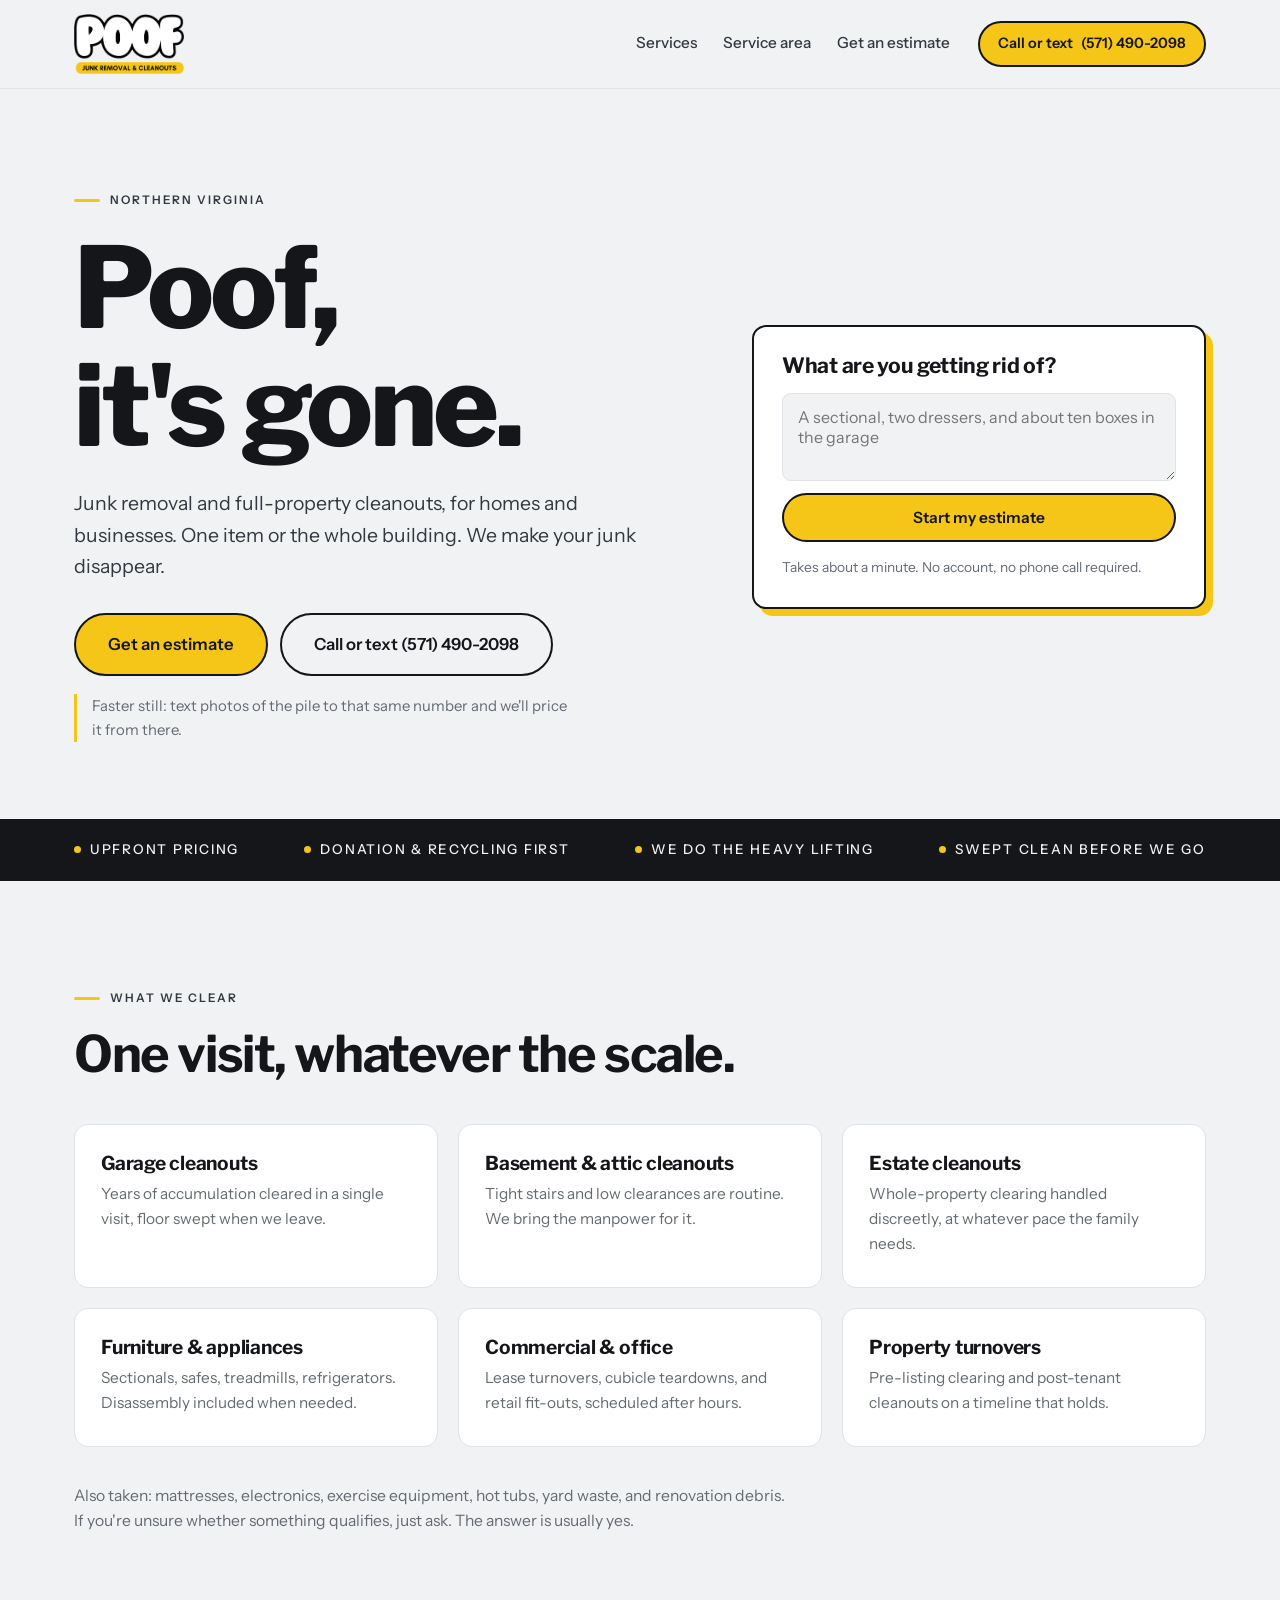
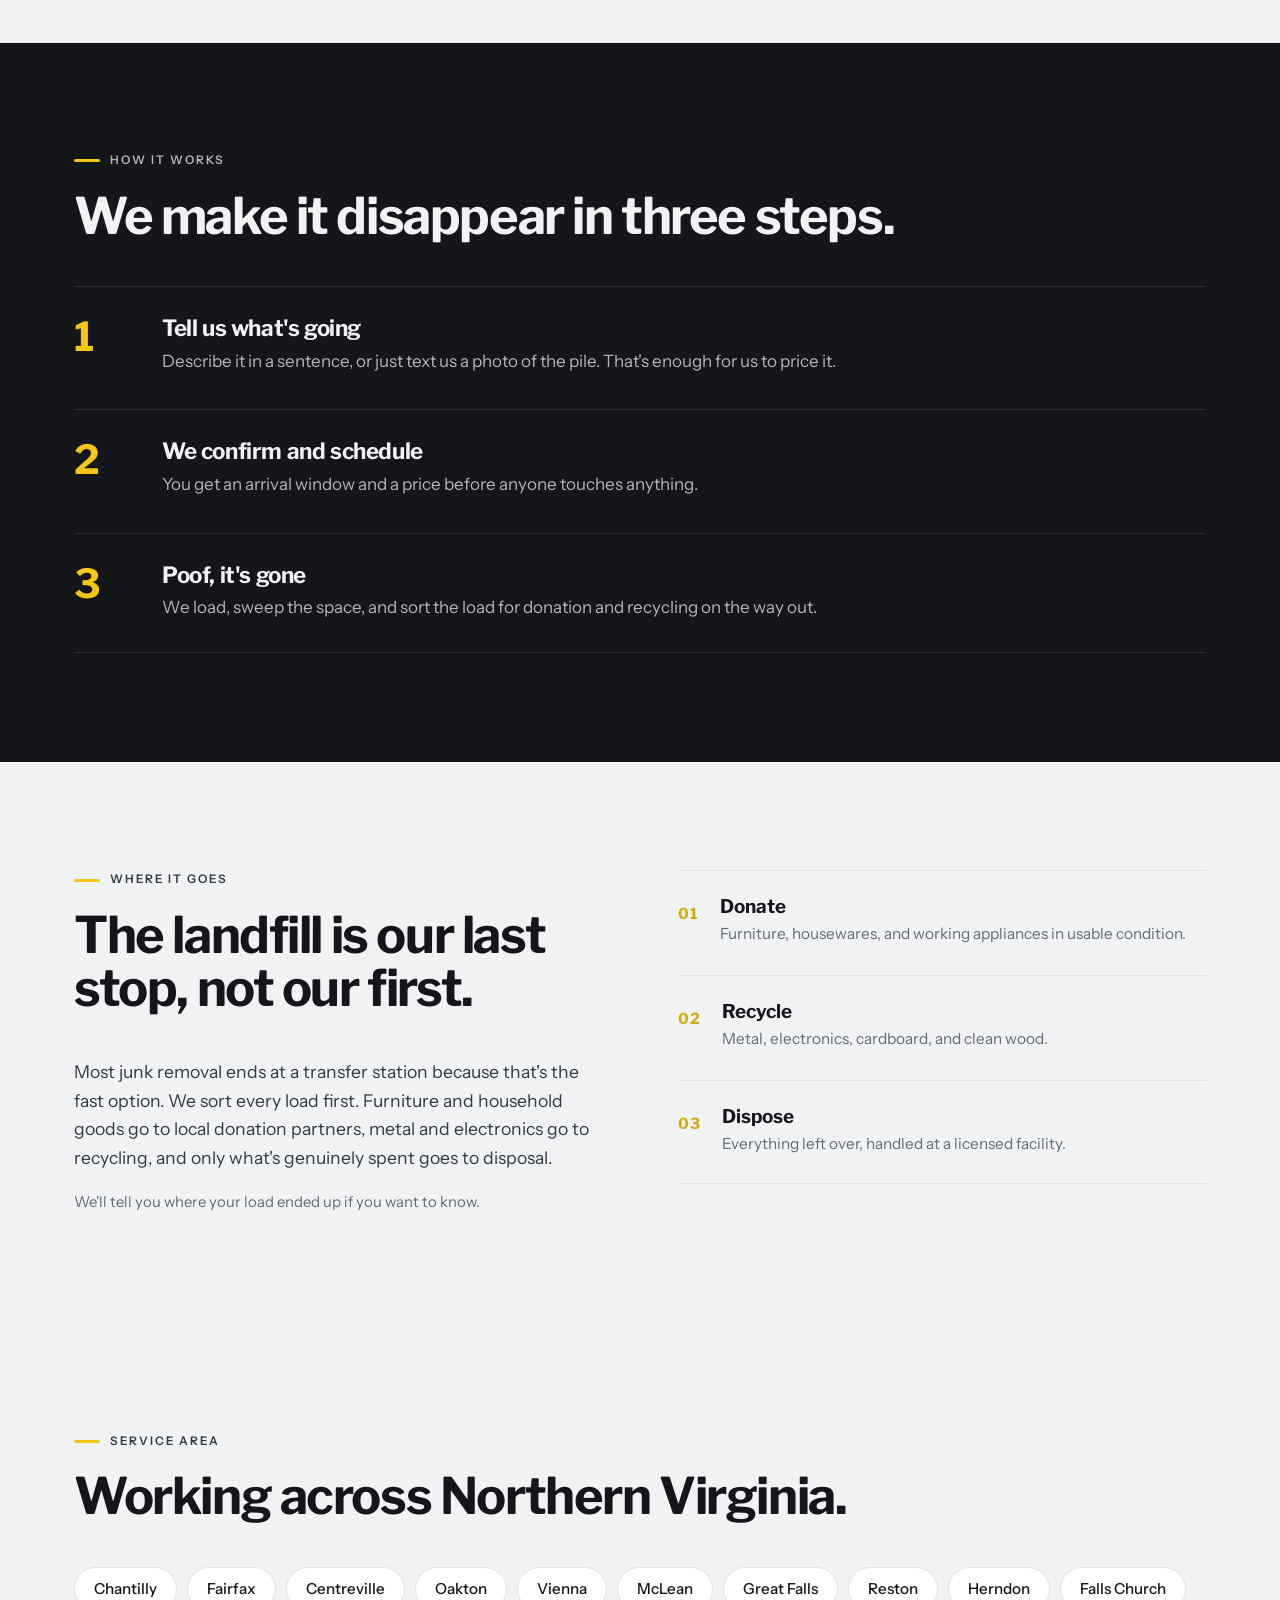
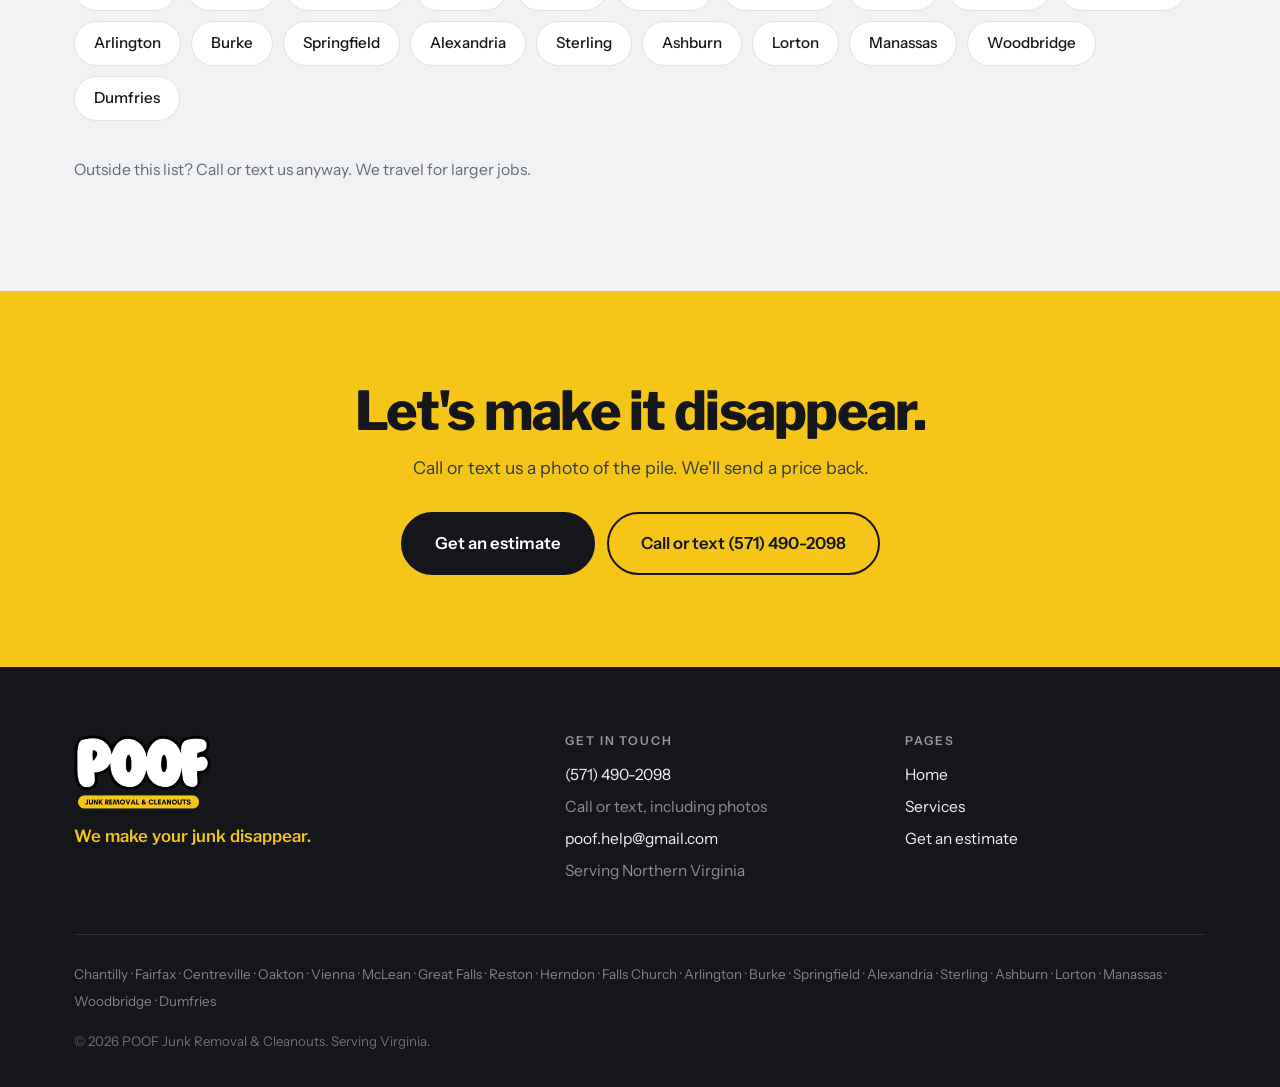
<file: index.html>
<!DOCTYPE html>
<html lang="en" class="">
<head>
<meta charset="utf-8">
<meta name="viewport" content="width=device-width, initial-scale=1">
<title>POOF Junk Removal &amp; Cleanouts | Northern Virginia</title>
<meta name="description" content="Premium junk removal and cleanouts across Northern Virginia. Garages, basements, estates, and commercial properties. Donation and recycling first.">
<link rel="preconnect" href="https://fonts.googleapis.com">
<link rel="preconnect" href="https://fonts.gstatic.com" crossorigin>
<link href="https://fonts.googleapis.com/css2?family=Libre+Franklin:wght@600;700;800&family=Instrument+Sans:wght@400;500;600&display=swap" rel="stylesheet">
<link rel="stylesheet" href="style.css?v=1785953068">
</head>
<body>
<a class="skip" href="#main">Skip to content</a>
<header class="nav">
  <div class="wrap nav__in">
    <a class="nav__logo" href="index.html"><img class="logo logo--nav" src="assets/logo-nav-lockup.png?v=1785953068" alt="POOF Junk Removal & Cleanouts" width="1031" height="560"></a>
    <nav aria-label="Main">
      <a href="index.html#services">Services</a>
      <a href="index.html#area">Service area</a>
      <a href="estimate.html">Get an estimate</a>
    </nav>
    <a class="btn btn--sm nav__call" href="tel:+15714902098"><span class="nav__call-label">Call or text</span> (571) 490-2098</a>
  </div>
</header>

<main id="main">

  <section class="hero">
    <div class="wrap hero__in">
      <div class="hero__copy">
        <p class="eyebrow">Northern Virginia</p>
        <h1 class="hero__h1">Poof,<br>it's gone.</h1>
        <p class="hero__sub">
          Junk removal and full-property cleanouts, for homes and businesses.
          One item or the whole building. We make your junk disappear.
        </p>
        <div class="hero__cta">
          <a class="btn btn--lg" href="estimate.html">Get an estimate</a>
          <a class="btn btn--ghost btn--lg" href="tel:+15714902098">Call or text (571) 490-2098</a>
        </div>
        <p class="hero__text-note">
          Faster still: text photos of the pile to that same number and we'll
          price it from there.
        </p>
      </div>

      <aside class="starter" aria-labelledby="starter-h">
        <h2 class="starter__h" id="starter-h">What are you getting rid of?</h2>
        <form class="starter__form" action="estimate.html" method="get">
          <label class="sr" for="startq">Describe what needs to go</label>
          <textarea id="startq" name="q" rows="3"
            placeholder="A sectional, two dressers, and about ten boxes in the garage"></textarea>
          <button class="btn btn--full" type="submit">Start my estimate</button>
        </form>
        <p class="starter__note">Takes about a minute. No account, no phone call required.</p>
      </aside>
    </div>
  </section>

  <section class="band">
    <div class="wrap band__in">
      <p>Upfront pricing</p>
      <p>Donation &amp; recycling first</p>
      <p>We do the heavy lifting</p>
      <p>Swept clean before we go</p>
    </div>
  </section>

  <section class="sec" id="services">
    <div class="wrap">
      <p class="eyebrow">What we clear</p>
      <h2 class="sec__h">One visit, whatever the scale.</h2>
      <div class="grid">
      <article class="card">
        <h3>Garage cleanouts</h3>
        <p>Years of accumulation cleared in a single visit, floor swept when we leave.</p>
      </article>
      <article class="card">
        <h3>Basement &amp; attic cleanouts</h3>
        <p>Tight stairs and low clearances are routine. We bring the manpower for it.</p>
      </article>
      <article class="card">
        <h3>Estate cleanouts</h3>
        <p>Whole-property clearing handled discreetly, at whatever pace the family needs.</p>
      </article>
      <article class="card">
        <h3>Furniture &amp; appliances</h3>
        <p>Sectionals, safes, treadmills, refrigerators. Disassembly included when needed.</p>
      </article>
      <article class="card">
        <h3>Commercial &amp; office</h3>
        <p>Lease turnovers, cubicle teardowns, and retail fit-outs, scheduled after hours.</p>
      </article>
      <article class="card">
        <h3>Property turnovers</h3>
        <p>Pre-listing clearing and post-tenant cleanouts on a timeline that holds.</p>
      </article>
      </div>
      <p class="sec__foot">
        Also taken: mattresses, electronics, exercise equipment, hot tubs, yard
        waste, and renovation debris. If you're unsure whether something
        qualifies, just ask. The answer is usually yes.
      </p>
    </div>
  </section>

  <section class="sec sec--dark" id="how">
    <div class="wrap">
      <p class="eyebrow">How it works</p>
      <h2 class="sec__h">We make it disappear in three steps.</h2>
      <ol class="steps">
      <li class="step">
        <span class="step__n">1</span>
        <div>
          <h3>Tell us what's going</h3>
          <p>Describe it in a sentence, or just text us a photo of the pile. That's enough for us to price it.</p>
        </div>
      </li>
      <li class="step">
        <span class="step__n">2</span>
        <div>
          <h3>We confirm and schedule</h3>
          <p>You get an arrival window and a price before anyone touches anything.</p>
        </div>
      </li>
      <li class="step">
        <span class="step__n">3</span>
        <div>
          <h3>Poof, it's gone</h3>
          <p>We load, sweep the space, and sort the load for donation and recycling on the way out.</p>
        </div>
      </li>
      </ol>
    </div>
  </section>

  <section class="sec split" id="where">
    <div class="wrap split__in">
      <div>
        <p class="eyebrow">Where it goes</p>
        <h2 class="sec__h">The landfill is our last stop, not our first.</h2>
        <p class="lede">
          Most junk removal ends at a transfer station because that's the fast
          option. We sort every load first. Furniture and household goods go to
          local donation partners, metal and electronics go to recycling, and
          only what's genuinely spent goes to disposal.
        </p>
        <p class="muted">
          We'll tell you where your load ended up if you want to know.
        </p>
      </div>
      <ul class="routes">
        <li><span>01</span><div><h3>Donate</h3><p>Furniture, housewares, and working appliances in usable condition.</p></div></li>
        <li><span>02</span><div><h3>Recycle</h3><p>Metal, electronics, cardboard, and clean wood.</p></div></li>
        <li><span>03</span><div><h3>Dispose</h3><p>Everything left over, handled at a licensed facility.</p></div></li>
      </ul>
    </div>
  </section>

  <section class="sec" id="area">
    <div class="wrap">
      <p class="eyebrow">Service area</p>
      <h2 class="sec__h">Working across Northern Virginia.</h2>
      <ul class="areas">
        <li>Chantilly</li>
        <li>Fairfax</li>
        <li>Centreville</li>
        <li>Oakton</li>
        <li>Vienna</li>
        <li>McLean</li>
        <li>Great Falls</li>
        <li>Reston</li>
        <li>Herndon</li>
        <li>Falls Church</li>
        <li>Arlington</li>
        <li>Burke</li>
        <li>Springfield</li>
        <li>Alexandria</li>
        <li>Sterling</li>
        <li>Ashburn</li>
        <li>Lorton</li>
        <li>Manassas</li>
        <li>Woodbridge</li>
        <li>Dumfries</li>
      </ul>
      <p class="sec__foot">
        Outside this list? Call or text us anyway. We travel for larger jobs.
      </p>
    </div>
  </section>

  <section class="cta">
    <div class="wrap cta__in">
      <h2>Let's make it disappear.</h2>
      <p>Call or text us a photo of the pile. We'll send a price back.</p>
      <div class="cta__btns">
        <a class="btn btn--dark btn--lg" href="estimate.html">Get an estimate</a>
        <a class="btn btn--ghost-dark btn--lg" href="tel:+15714902098">Call or text (571) 490-2098</a>
      </div>
    </div>
  </section>

</main>
<footer class="foot">
  <div class="wrap">
    <div class="foot__top">
      <div class="foot__brand">
        <img class="logo logo--foot" src="assets/logo-lockup.png?v=1785953068" alt="POOF Junk Removal & Cleanouts" width="963" height="520">
        <p class="foot__tag">We make your junk disappear.</p>
      </div>
      <div class="foot__col">
        <h3>Get in touch</h3>
        <p><a href="tel:+15714902098">(571) 490-2098</a></p>
        <p class="muted">Call or text, including photos</p>
        <p><a href="mailto:poof.help@gmail.com">poof.help@gmail.com</a></p>
        <p class="muted">Serving Northern Virginia</p>
      </div>
      <div class="foot__col">
        <h3>Pages</h3>
        <p><a href="index.html">Home</a></p>
        <p><a href="index.html#services">Services</a></p>
        <p><a href="estimate.html">Get an estimate</a></p>
      </div>
    </div>
    <p class="foot__areas">Chantilly &middot; Fairfax &middot; Centreville &middot; Oakton &middot; Vienna &middot; McLean &middot; Great Falls &middot; Reston &middot; Herndon &middot; Falls Church &middot; Arlington &middot; Burke &middot; Springfield &middot; Alexandria &middot; Sterling &middot; Ashburn &middot; Lorton &middot; Manassas &middot; Woodbridge &middot; Dumfries</p>
    <p class="foot__legal">&copy; 2026 POOF Junk Removal & Cleanouts. Serving Virginia.</p>
  </div>
</footer>
<script src="app.js?v=1785953068"></script>
</body>
</html>
</file>
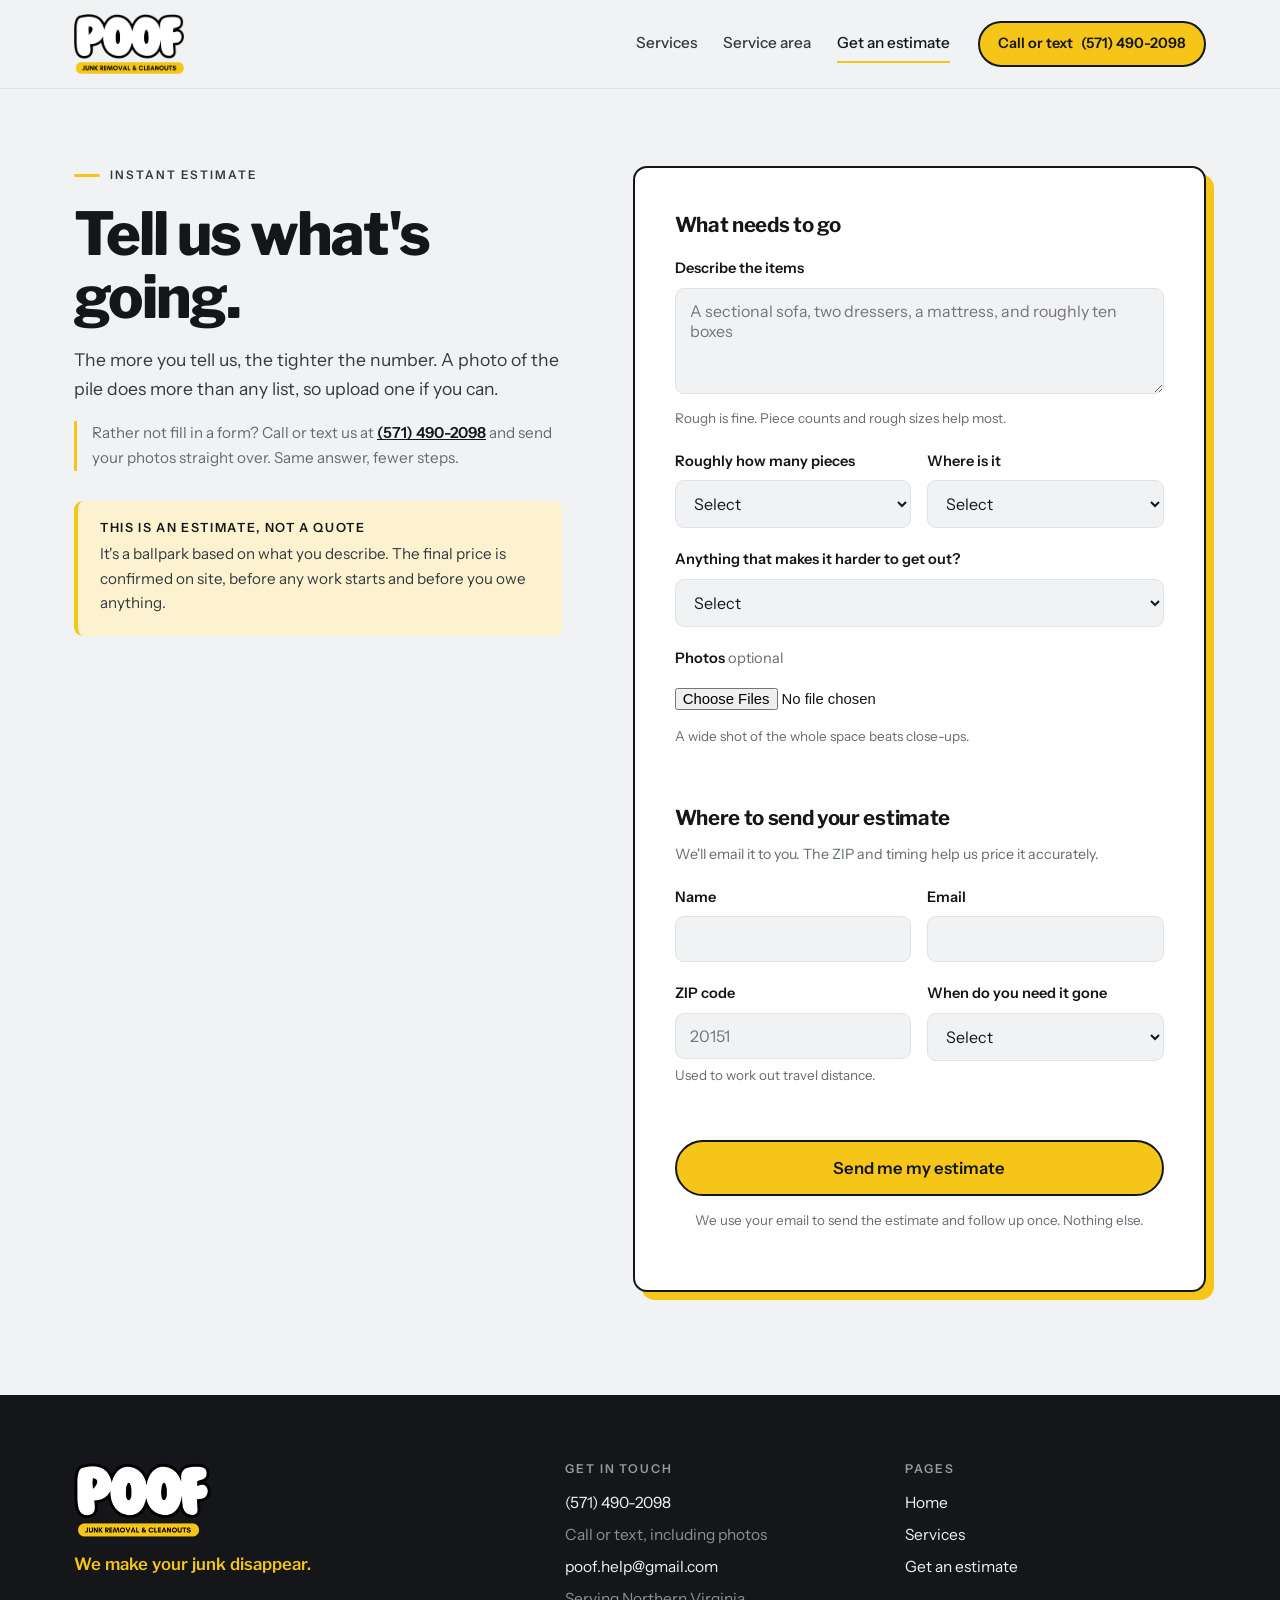
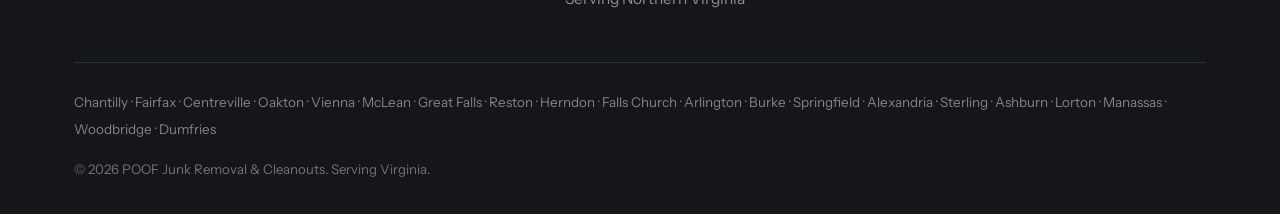
<file: estimate.html>
<!DOCTYPE html>
<html lang="en" class="page-estimate">
<head>
<meta charset="utf-8">
<meta name="viewport" content="width=device-width, initial-scale=1">
<title>Get an estimate | POOF Junk Removal &amp; Cleanouts</title>
<meta name="description" content="Describe what needs to go and get a ballpark estimate for junk removal in Northern Virginia.">
<link rel="preconnect" href="https://fonts.googleapis.com">
<link rel="preconnect" href="https://fonts.gstatic.com" crossorigin>
<link href="https://fonts.googleapis.com/css2?family=Libre+Franklin:wght@600;700;800&family=Instrument+Sans:wght@400;500;600&display=swap" rel="stylesheet">
<link rel="stylesheet" href="style.css?v=1785953068">
</head>
<body>
<a class="skip" href="#main">Skip to content</a>
<header class="nav">
  <div class="wrap nav__in">
    <a class="nav__logo" href="index.html"><img class="logo logo--nav" src="assets/logo-nav-lockup.png?v=1785953068" alt="POOF Junk Removal & Cleanouts" width="1031" height="560"></a>
    <nav aria-label="Main">
      <a href="index.html#services">Services</a>
      <a href="index.html#area">Service area</a>
      <a href="estimate.html" class="on">Get an estimate</a>
    </nav>
    <a class="btn btn--sm nav__call" href="tel:+15714902098"><span class="nav__call-label">Call or text</span> (571) 490-2098</a>
  </div>
</header>

<main id="main">
  <section class="est">
    <div class="wrap est__in">

      <div class="est__intro">
        <p class="eyebrow">Instant estimate</p>
        <h1 class="est__h1">Tell us what's going.</h1>
        <p class="lede">
          The more you tell us, the tighter the number. A photo of the pile
          does more than any list, so upload one if you can.
        </p>
        <p class="est__text-alt">
          Rather not fill in a form? Call or text us at
          <a href="tel:+15714902098">(571) 490-2098</a> and send your
          photos straight over. Same answer, fewer steps.
        </p>
        <div class="notice">
          <h2>This is an estimate, not a quote</h2>
          <p>
            It's a ballpark based on what you describe. The final price is
            confirmed on site, before any work starts and before you owe
            anything.
          </p>
        </div>
      </div>

      <form class="est__form" id="estimate-form" novalidate>

        <fieldset>
          <legend>What needs to go</legend>

          <div class="field">
            <label for="items">Describe the items</label>
            <textarea id="items" name="items" rows="4" required
              placeholder="A sectional sofa, two dressers, a mattress, and roughly ten boxes"></textarea>
            <p class="hint">Rough is fine. Piece counts and rough sizes help most.</p>
          </div>

          <div class="row">
            <div class="field">
              <label for="pieces">Roughly how many pieces</label>
              <select id="pieces" name="pieces">
                <option value="">Select</option>
                <option>1-3 items</option>
                <option>4-10 items</option>
                <option>11-25 items</option>
                <option>26+ items</option>
                <option>Full room or more</option>
                <option>Whole property</option>
              </select>
            </div>
            <div class="field">
              <label for="space">Where is it</label>
              <select id="space" name="space">
                <option value="">Select</option>
                <option>Garage</option>
                <option>Basement</option>
                <option>Attic</option>
                <option>Single room</option>
                <option>Whole house</option>
                <option>Yard or driveway</option>
                <option>Office or commercial space</option>
              </select>
            </div>
          </div>

          <div class="field">
            <label for="access">Anything that makes it harder to get out?</label>
            <select id="access" name="access">
              <option value="">Select</option>
              <option>Ground floor, easy access</option>
              <option>Stairs involved</option>
              <option>Long carry to the truck</option>
              <option>Needs disassembly</option>
              <option>Elevator building</option>
            </select>
          </div>

          <div class="field">
            <label for="photos">Photos <span class="opt">optional</span></label>
            <input type="file" id="photos" name="photos" accept="image/*" multiple>
            <p class="hint">A wide shot of the whole space beats close-ups.</p>
          </div>
        </fieldset>

        <fieldset>
          <legend>Where to send your estimate</legend>
          <p class="legend-note">
            We'll email it to you. The ZIP and timing help us price it accurately.
          </p>
          <div class="row">
            <div class="field">
              <label for="name">Name</label>
              <input type="text" id="name" name="name" autocomplete="name">
            </div>
            <div class="field">
              <label for="email">Email</label>
              <input type="email" id="email" name="email" autocomplete="email" required>
            </div>
          </div>
          <div class="row">
            <div class="field">
              <label for="zip">ZIP code</label>
              <input type="text" id="zip" name="zip" inputmode="numeric"
                     maxlength="5" placeholder="20151" autocomplete="postal-code">
              <p class="hint">Used to work out travel distance.</p>
            </div>
            <div class="field">
              <label for="when">When do you need it gone</label>
              <select id="when" name="when">
                <option value="">Select</option>
                <option>As soon as possible</option>
                <option>This week</option>
                <option>Next week</option>
                <option>Just planning ahead</option>
              </select>
            </div>
          </div>
        </fieldset>

        <button class="btn btn--lg btn--full" type="submit">Send me my estimate</button>
        <p class="est__fine">
          We use your email to send the estimate and follow up once. Nothing else.
        </p>

        <div class="status" id="form-status" role="status" aria-live="polite"></div>
      </form>

    </div>
  </section>
</main>
<footer class="foot">
  <div class="wrap">
    <div class="foot__top">
      <div class="foot__brand">
        <img class="logo logo--foot" src="assets/logo-lockup.png?v=1785953068" alt="POOF Junk Removal & Cleanouts" width="963" height="520">
        <p class="foot__tag">We make your junk disappear.</p>
      </div>
      <div class="foot__col">
        <h3>Get in touch</h3>
        <p><a href="tel:+15714902098">(571) 490-2098</a></p>
        <p class="muted">Call or text, including photos</p>
        <p><a href="mailto:poof.help@gmail.com">poof.help@gmail.com</a></p>
        <p class="muted">Serving Northern Virginia</p>
      </div>
      <div class="foot__col">
        <h3>Pages</h3>
        <p><a href="index.html">Home</a></p>
        <p><a href="index.html#services">Services</a></p>
        <p><a href="estimate.html">Get an estimate</a></p>
      </div>
    </div>
    <p class="foot__areas">Chantilly &middot; Fairfax &middot; Centreville &middot; Oakton &middot; Vienna &middot; McLean &middot; Great Falls &middot; Reston &middot; Herndon &middot; Falls Church &middot; Arlington &middot; Burke &middot; Springfield &middot; Alexandria &middot; Sterling &middot; Ashburn &middot; Lorton &middot; Manassas &middot; Woodbridge &middot; Dumfries</p>
    <p class="foot__legal">&copy; 2026 POOF Junk Removal & Cleanouts. Serving Virginia.</p>
  </div>
</footer>
<script src="app.js?v=1785953068"></script>
</body>
</html>
</file>
<file: style.css>
/* =========================================================================
   POOF Junk Removal & Cleanouts
   Brand tokens are all defined in :root. Change a color once, here.
   ========================================================================= */

:root {
  /* Brand colors. Yellow is Signal Gold #F5C518, chosen 2026-07 over the
     original #F8B914 (too orange) and Canva default #FFDE59 (too light).
     Logo outline is black, NOT navy.
     Background is cool gray #F1F2F4 (chosen over warm cream, which read
     generic); all neutrals shifted cool to match. */
  --yellow:      #F5C518;
  --yellow-deep: #D5A809;
  --yellow-soft: #FCF2CF;
  --ink:         #14161A;
  --ink-soft:    #333940;
  --slate:       #656B73;
  --bg:          #F1F2F4;
  --paper:       #FFFFFF;
  --line:        #DFE2E7;
  --line-dark:   #2B3037;

  /* Type */
  --display: "Libre Franklin", Helvetica, Arial, sans-serif;
  --body:    "Instrument Sans", system-ui, -apple-system, sans-serif;

  /* Layout */
  --wrap: 1180px;
  --gut: 24px;
  --radius: 14px;
  --radius-sm: 9px;
}

/* ---------- reset ---------- */
*, *::before, *::after { box-sizing: border-box; }
html { -webkit-text-size-adjust: 100%; scroll-behavior: smooth; }
body {
  margin: 0;
  background: var(--bg);
  color: var(--ink);
  font-family: var(--body);
  font-size: 17px;
  line-height: 1.62;
  -webkit-font-smoothing: antialiased;
}
img { max-width: 100%; display: block; }
h1, h2, h3 { font-family: var(--display); margin: 0; line-height: 1.06; }
p { margin: 0; }
a { color: inherit; }
ul, ol { margin: 0; padding: 0; list-style: none; }

.wrap { width: 100%; max-width: var(--wrap); margin: 0 auto; padding: 0 var(--gut); }
.sr, .skip {
  position: absolute; width: 1px; height: 1px; overflow: hidden;
  clip: rect(0 0 0 0); white-space: nowrap;
}
.skip:focus {
  position: fixed; top: 12px; left: 12px; width: auto; height: auto;
  clip: auto; z-index: 200; background: var(--ink); color: var(--paper);
  padding: 10px 16px; border-radius: var(--radius-sm);
}
:focus-visible { outline: 3px solid var(--yellow); outline-offset: 3px; }

.muted { color: var(--slate); font-size: .93rem; }

/* ---------- logo ---------- */
/* Nav uses logo-nav-lockup.png: the Canva 1.5x-pill variant, where the
   descriptor is 7.6% of lockup height vs 6.7% in the master. Do not swap in
   logo-lockup.png here, its descriptor renders under 4px and turns to mush. */
.logo { display: block; width: auto; height: auto; }
.logo--nav  { height: 60px; }
.logo--foot { height: 74px; }
@media (max-width: 720px) {
  .logo--nav  { height: 44px; }
  .logo--foot { height: 62px; }
}

/* ---------- buttons ---------- */
.btn {
  display: inline-flex; align-items: center; justify-content: center;
  gap: 8px;
  font-family: var(--body); font-weight: 600; font-size: .97rem;
  padding: 13px 24px;
  border: 2px solid var(--ink);
  border-radius: 999px;
  background: var(--yellow);
  color: var(--ink);
  text-decoration: none;
  cursor: pointer;
  transition: transform .16s ease, background .16s ease, box-shadow .16s ease;
}
.btn:hover { background: var(--yellow-deep); transform: translateY(-2px); }
.btn:active { transform: translateY(0); }
.btn--lg { padding: 16px 32px; font-size: 1.04rem; }
.btn--sm { padding: 9px 18px; font-size: .9rem; }
.btn--full { width: 100%; }
.btn--ghost { background: transparent; }
.btn--ghost:hover { background: var(--paper); }
.btn--dark { background: var(--ink); color: var(--paper); border-color: var(--ink); }
.btn--dark:hover { background: #000; }
.btn--ghost-dark { background: transparent; border-color: var(--ink); }
.btn--ghost-dark:hover { background: rgba(0,0,0,.06); }

/* ---------- eyebrow (signature device) ----------------------------------
   Small caps label flanked by two short yellow rules - carried over from
   the tagline lockup so the type system echoes the logo lockup.
   ---------------------------------------------------------------------- */
.eyebrow {
  display: flex; align-items: center; gap: 10px;
  font-size: .74rem; font-weight: 600; text-transform: uppercase;
  letter-spacing: .17em; color: var(--ink-soft);
  margin: 0 0 18px;
}
.eyebrow::before {
  content: ""; width: 26px; height: 3px; border-radius: 2px;
  background: var(--yellow); flex: none;
}

/* ---------- nav ---------- */
.nav {
  position: sticky; top: 0; z-index: 100;
  background: rgba(241,242,244,.92);
  backdrop-filter: blur(10px);
  border-bottom: 1px solid var(--line);
}
.nav__in { display: flex; align-items: center; gap: 28px; height: 88px; }
.nav__logo { text-decoration: none; flex: none; line-height: 0; }
.nav nav { display: flex; gap: 26px; margin-left: auto; }
.nav nav a {
  text-decoration: none; font-weight: 500; font-size: .96rem;
  color: var(--ink-soft); padding: 6px 0;
  border-bottom: 2px solid transparent;
}
.nav nav a:hover, .nav nav a.on { color: var(--ink); border-bottom-color: var(--yellow); }
.nav__call { flex: none; }
.nav__call-label { }
@media (max-width: 1080px) { .nav__call-label { display: none; } }

/* ---------- hero ---------- */
.hero { padding: clamp(52px, 8vw, 104px) 0 clamp(48px, 6vw, 84px); }
.hero__in {
  display: grid; grid-template-columns: 1.15fr .85fr;
  gap: clamp(32px, 5vw, 72px); align-items: center;
}
.hero__h1 {
  font-size: clamp(3.4rem, 9.5vw, 7rem);
  font-weight: 800; letter-spacing: -.035em;
  margin-bottom: 22px;
}
.hero__sub {
  font-size: clamp(1.06rem, 1.7vw, 1.22rem);
  color: var(--ink-soft); max-width: 30em; margin-bottom: 30px;
}
.hero__cta { display: flex; flex-wrap: wrap; gap: 12px; }
.hero__text-note {
  margin-top: 18px; font-size: .93rem; color: var(--slate); max-width: 34em;
  padding-left: 15px; border-left: 3px solid var(--yellow);
}
.est__text-alt {
  margin-top: 16px; font-size: .95rem; color: var(--slate);
  padding-left: 15px; border-left: 3px solid var(--yellow);
}
.est__text-alt a { font-weight: 600; color: var(--ink); }

.starter {
  background: var(--paper);
  border: 2px solid var(--ink);
  border-radius: var(--radius);
  padding: 28px;
  box-shadow: 7px 7px 0 var(--yellow);
}
.starter__h { font-size: 1.32rem; font-weight: 700; margin-bottom: 16px; letter-spacing: -.015em; }
.starter__form { display: grid; gap: 12px; }
.starter textarea {
  width: 100%; font-family: var(--body); font-size: 1rem;
  padding: 13px 15px; border: 1.5px solid var(--line);
  border-radius: var(--radius-sm); resize: vertical; background: var(--bg);
  color: var(--ink);
}
.starter textarea:focus { border-color: var(--ink); background: var(--paper); }
.starter__note { font-size: .86rem; color: var(--slate); margin-top: 14px; }

/* ---------- trust band ---------- */
.band { background: var(--ink); color: var(--bg); }
.band__in {
  display: flex; flex-wrap: wrap; justify-content: space-between;
  gap: 14px 34px; padding: 20px var(--gut);
}
.band__in p {
  font-size: .84rem; font-weight: 500; text-transform: uppercase;
  letter-spacing: .13em; display: flex; align-items: center; gap: 9px;
}
.band__in p::before {
  content: ""; width: 7px; height: 7px; border-radius: 50%;
  background: var(--yellow); flex: none;
}

/* ---------- generic section ---------- */
.sec { padding: clamp(64px, 8.5vw, 116px) 0; scroll-margin-top: 96px; }
.sec__h {
  font-size: clamp(2.05rem, 4.3vw, 3.15rem);
  font-weight: 700; letter-spacing: -.028em; max-width: 17em;
  margin-bottom: 44px;
}
.sec__foot { margin-top: 36px; color: var(--slate); max-width: 46em; font-size: .98rem; }

.sec--dark { background: var(--ink); color: var(--bg); }
.sec--dark .eyebrow { color: rgba(241,242,244,.72); }
.sec--dark .sec__foot { color: rgba(241,242,244,.66); }

/* ---------- services grid ---------- */
.grid { display: grid; grid-template-columns: repeat(3, 1fr); gap: 20px; }
.card {
  background: var(--paper);
  border: 1.5px solid var(--line);
  border-radius: var(--radius);
  padding: 28px 26px 30px;
  transition: border-color .18s ease, transform .18s ease;
}
.card:hover { border-color: var(--ink); transform: translateY(-3px); }
.card h3 { font-size: 1.2rem; font-weight: 700; margin-bottom: 9px; letter-spacing: -.012em; }
.card p { color: var(--slate); font-size: .96rem; }

/* ---------- steps (a real sequence, so numbers carry meaning) ---------- */
.steps { display: grid; gap: 4px; }
.step {
  display: flex; gap: 26px; align-items: flex-start;
  padding: 30px 0; border-top: 1px solid var(--line-dark);
}
.step:last-child { border-bottom: 1px solid var(--line-dark); }
.step__n {
  font-family: var(--display); font-size: 2.5rem; font-weight: 700;
  color: var(--yellow); line-height: 1; flex: none; width: 62px;
  letter-spacing: -.04em;
}
.step h3 { font-size: 1.4rem; font-weight: 700; margin-bottom: 7px; letter-spacing: -.018em; }
.step p { color: rgba(241,242,244,.72); max-width: 44em; }

/* ---------- where it goes ---------- */
.split__in { display: grid; grid-template-columns: 1fr 1fr; gap: clamp(34px, 6vw, 76px); align-items: start; }
.lede { font-size: 1.1rem; color: var(--ink-soft); margin-bottom: 18px; max-width: 34em; }
.routes { display: grid; gap: 2px; }
.routes li { display: flex; gap: 22px; padding: 26px 0; border-top: 1px solid var(--line); align-items: flex-start; }
.routes li:last-child { border-bottom: 1px solid var(--line); }
.routes span {
  font-family: var(--display); font-size: .95rem; font-weight: 700;
  color: var(--yellow-deep); flex: none; padding-top: 5px;
  letter-spacing: .04em;
}
.routes h3 { font-size: 1.18rem; font-weight: 700; margin-bottom: 5px; }
.routes p { color: var(--slate); font-size: .96rem; }

/* ---------- service areas ---------- */
.areas { display: flex; flex-wrap: wrap; gap: 10px; }
.areas li {
  background: var(--paper); border: 1.5px solid var(--line);
  border-radius: 999px; padding: 9px 19px;
  font-size: .95rem; font-weight: 500;
}

/* ---------- closing CTA ---------- */
.cta { background: var(--yellow); padding: clamp(58px, 7.5vw, 92px) 0; }
.cta__in { text-align: center; }
.cta h2 {
  font-size: clamp(2.05rem, 4.6vw, 3.35rem); font-weight: 800;
  letter-spacing: -.032em; margin-bottom: 14px;
}
.cta p { font-size: 1.1rem; margin-bottom: 30px; color: var(--ink-soft); }
.cta__btns { display: flex; gap: 12px; justify-content: center; flex-wrap: wrap; }

/* ---------- footer ---------- */
.foot { background: var(--ink); color: var(--bg); padding: 68px 0 34px; }
.foot__top {
  display: grid; grid-template-columns: 1.5fr 1fr 1fr;
  gap: 40px; padding-bottom: 44px; border-bottom: 1px solid var(--line-dark);
}
.foot__tag {
  font-family: var(--display); font-weight: 600; font-size: 1.05rem;
  margin-top: 14px; color: var(--yellow);
}
.foot__col h3 {
  font-size: .76rem; text-transform: uppercase; letter-spacing: .16em;
  font-family: var(--body); font-weight: 600;
  color: rgba(241,242,244,.6); margin-bottom: 14px;
}
.foot__col p { margin-bottom: 7px; font-size: .97rem; }
.foot__col a { text-decoration: none; }
.foot__col a:hover { color: var(--yellow); }
.foot__col .muted { color: rgba(241,242,244,.55); }
.foot__areas {
  padding: 26px 0 16px; font-size: .84rem; line-height: 2;
  color: rgba(241,242,244,.5);
}
.foot__legal { font-size: .83rem; color: rgba(241,242,244,.42); }

/* =========================================================================
   ESTIMATE PAGE
   ========================================================================= */
.est { padding: clamp(46px, 6vw, 84px) 0 clamp(64px, 8vw, 104px); }
.est__in { display: grid; grid-template-columns: .92fr 1.08fr; gap: clamp(36px, 5.5vw, 76px); align-items: start; }
.est__intro { position: sticky; top: 120px; }
.est__h1 {
  font-size: clamp(2.5rem, 5.2vw, 3.7rem); font-weight: 800;
  letter-spacing: -.033em; margin-bottom: 18px;
}

.notice {
  margin-top: 30px; background: var(--yellow-soft);
  border-left: 4px solid var(--yellow); border-radius: var(--radius-sm);
  padding: 20px 22px;
}
.notice h2 {
  font-family: var(--body); font-size: .79rem; font-weight: 600;
  text-transform: uppercase; letter-spacing: .13em; margin-bottom: 8px;
}
.notice p { font-size: .95rem; color: var(--ink-soft); }

.est__form {
  background: var(--paper); border: 2px solid var(--ink);
  border-radius: var(--radius); padding: clamp(24px, 3.4vw, 40px);
  box-shadow: 8px 8px 0 var(--yellow);
}
.est__form fieldset { border: 0; padding: 0; margin: 0 0 34px; }
.est__form legend {
  font-family: var(--display); font-size: 1.28rem; font-weight: 700;
  padding: 0 0 16px; letter-spacing: -.016em;
}
.legend-note {
  font-size: .89rem; color: var(--slate);
  margin: -8px 0 20px;
}
.field { margin-bottom: 20px; }
.field label {
  display: block; font-size: .91rem; font-weight: 600; margin-bottom: 7px;
}
.opt { font-weight: 400; color: var(--slate); text-transform: none; letter-spacing: 0; }
.field input[type="text"],
.field input[type="email"],
.field select,
.field textarea {
  width: 100%; font-family: var(--body); font-size: 1rem;
  padding: 12px 14px; border: 1.5px solid var(--line);
  border-radius: var(--radius-sm); background: var(--bg); color: var(--ink);
}
.field textarea { resize: vertical; }
.field input:focus, .field select:focus, .field textarea:focus {
  border-color: var(--ink); background: var(--paper);
}
.field input[type="file"] { width: 100%; font-size: .93rem; padding: 10px 0; }
.hint { font-size: .84rem; color: var(--slate); margin-top: 6px; }
.row { display: grid; grid-template-columns: 1fr 1fr; gap: 16px; }
.est__fine { font-size: .84rem; color: var(--slate); margin-top: 14px; text-align: center; }

.status { margin-top: 18px; font-size: .95rem; }
.status:not(:empty) {
  padding: 15px 17px; border-radius: var(--radius-sm);
  background: var(--yellow-soft); border-left: 4px solid var(--yellow);
}

/* ---------- scroll reveal ---------- */
.reveal { opacity: 0; transform: translateY(16px); }
.reveal.in { opacity: 1; transform: none; transition: opacity .55s ease, transform .55s ease; }

/* ---------- responsive ---------- */
@media (max-width: 940px) {
  .hero__in, .split__in, .est__in { grid-template-columns: 1fr; }
  .grid { grid-template-columns: repeat(2, 1fr); }
  .foot__top { grid-template-columns: 1fr 1fr; }
  .est__intro { position: static; }
}
@media (max-width: 720px) {
  body { font-size: 16px; }
  .nav__in { height: 70px; gap: 14px; }
  .nav nav { display: none; }
  .grid { grid-template-columns: 1fr; }
  .foot__top { grid-template-columns: 1fr; gap: 30px; }
  .row { grid-template-columns: 1fr; }
  .step { gap: 16px; }
  .step__n { width: 44px; font-size: 2rem; }
  .hero__cta .btn, .cta__btns .btn { width: 100%; }
}

@media (prefers-reduced-motion: reduce) {
  html { scroll-behavior: auto; }
  *, *::before, *::after {
    animation-duration: .001ms !important;
    transition-duration: .001ms !important;
  }
  .reveal { opacity: 1; transform: none; }
}
</file>
